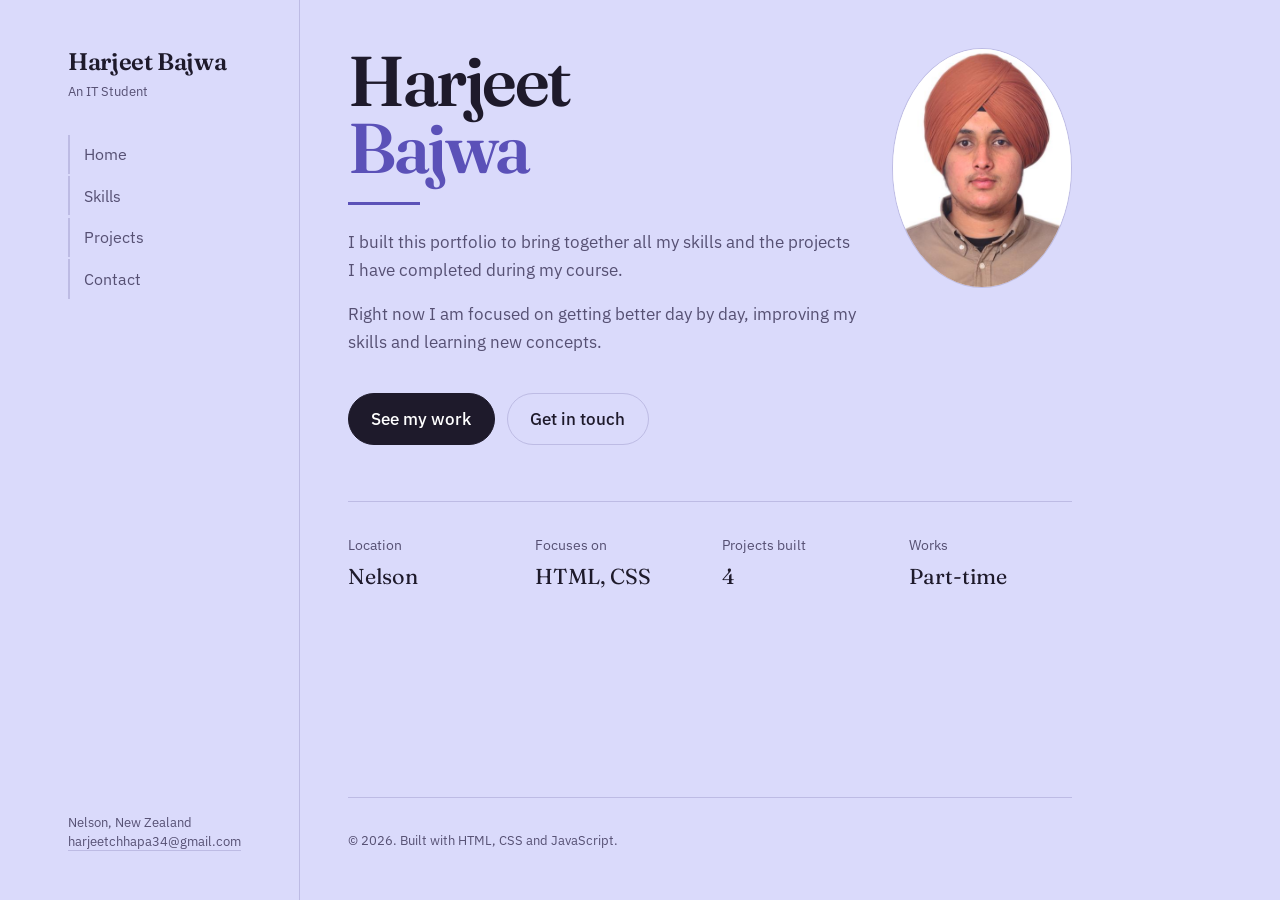
<file: Portfolio/index.html>
<!DOCTYPE html>
<html lang="en">
<head>
<meta charset="UTF-8">
<meta name="viewport" content="width=device-width, initial-scale=1">
<title>Home &mdash; Harjeet Bajwa</title>
<meta name="description" content="Portfolio of Harjeet Bajwa, an IT student in Nelson, New Zealand, covering database design, networking and front-end development.">
<meta name="author" content="Harjeet Bajwa">

<link rel="preconnect" href="https://fonts.googleapis.com">
<link rel="preconnect" href="https://fonts.gstatic.com" crossorigin>
<link href="https://fonts.googleapis.com/css2?family=Fraunces:opsz,wght@9..144,400;9..144,600&family=IBM+Plex+Sans:wght@400;500;600&display=swap" rel="stylesheet">

<link rel="stylesheet" href="style.css">
</head>
<body>

<div class="shell">

  <!-- ============ SIDEBAR (same on every page) ============ -->
  <aside class="rail">
    <p class="mark">Harjeet Bajwa<span>An IT Student</span></p>

    <nav class="nav" aria-label="Pages">
        <a href="home.html">Home</a>
        <a href="skills.html">Skills</a>
        <a href="projects.html">Projects</a>
        <a href="contact.html">Contact</a>
    </nav>

    <div class="rail-foot">
      <p>Nelson, New Zealand</p>
      <p><a href="mailto:harjeetchhapa34@gmail.com">harjeetchhapa34@gmail.com</a></p>
    </div>
  </aside>

  <!-- ============ PAGE CONTENT ============ -->
  <main>
    <div class="page-content">
    <div class="hero">
      <div class="hero-content">
        <h1 class="hero-name">Harjeet<em>Bajwa</em></h1>
        <div class="hero-rule"></div>
        <p class="hero-text">I built this portfolio to bring together all my skills and the projects I have completed during my course.</p>
        <p class="hero-text">Right now I am focused on getting better day by day, improving my skills and learning new concepts.</p>

        <div class="actions">
          <a class="btn" href="projects.html">See my work</a>
          <a class="btn ghost" href="contact.html">Get in touch</a>
        </div>
      </div>

      <img src="MY-IMG.jpeg" alt="Harjeet Bajwa" class="profile-photo">
    </div>

    <dl class="facts">
      <div class="fact"><dt>Location</dt><dd>Nelson</dd></div>
      <div class="fact"><dt>Focuses on</dt><dd>HTML, CSS</dd></div>
      <div class="fact"><dt>Projects built</dt><dd>4</dd></div>
      <div class="fact"><dt>Works</dt><dd>Part-time</dd></div>
    </dl>

    </div>

    <footer class="site-footer">
      <p>&copy; <span id="year">2026</span>. Built with HTML, CSS and JavaScript.</p>
    </footer>
  </main>

</div>


</body>
</html>
</file>
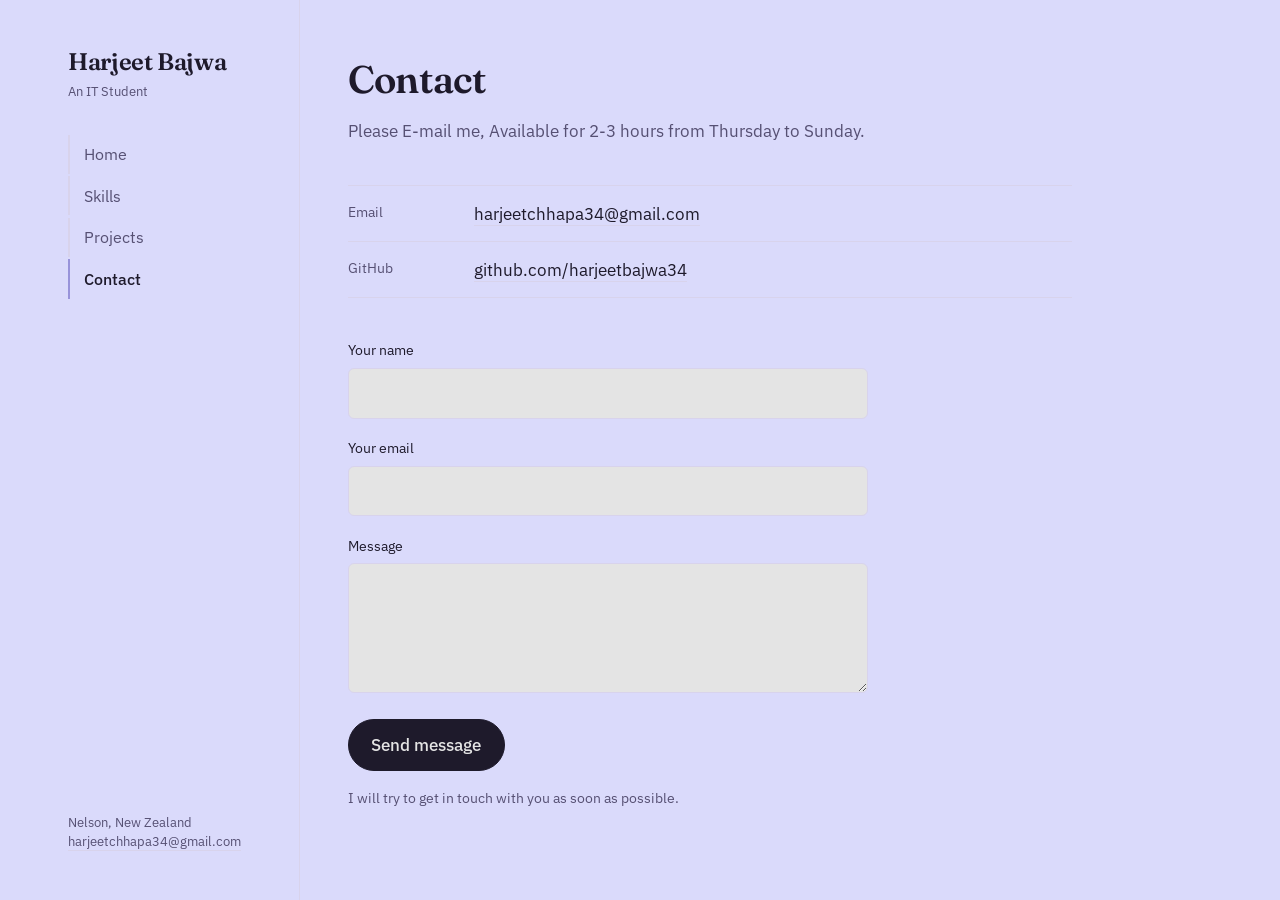
<file: folder 1/contact.html>
<!DOCTYPE html>
<html lang="en">
<head>
<meta charset="UTF-8">
<meta name="viewport" content="width=device-width, initial-scale=1">
<title>Contact — Harjeet Bajwa</title>
<link rel="preconnect" href="https://fonts.googleapis.com">
<link rel="preconnect" href="https://fonts.gstatic.com" crossorigin>
<link href="https://fonts.googleapis.com/css2?family=Fraunces:opsz,wght@9..144,400;9..144,600&family=IBM+Plex+Sans:wght@400;500;600&display=swap" rel="stylesheet">
<link rel="stylesheet" href="style.css">
</head>
<body>

<div class="shell">

  <aside class="rail">
    <p class="mark">Harjeet Bajwa<span>An IT Student</span></p>

    <nav class="nav" aria-label="Pages">
      <a href="index.html">Home</a>
      <a href="skills.html">Skills</a>
      <a href="projects.html">Projects</a>
      <a href="contact.html" class="is-current">Contact</a>
    </nav>

    <div class="rail-foot">
      <p>Nelson, New Zealand</p>
      <p><a href="mailto:harjeetchhapa34@gmail.com">harjeetchhapa34@gmail.com</a></p>
    </div>
  </aside>

  <main>
    <h2 class="page-title">Contact</h2>
    <p class="page-note">Please E-mail me, Available for 2-3 hours from Thursday to Sunday.</p>

    <dl class="contact-list">
      <div class="contact-row"><dt>Email</dt><dd><a href="mailto:harjeetchhapa34@gmail.com">harjeetchhapa34@gmail.com</a></dd></div>
      <div class="contact-row"><dt>GitHub</dt><dd><a href="#">github.com/harjeetbajwa34</a></dd></div>
    </dl>

    <form action="mailto:harjeet@example.com" method="post" enctype="text/plain">
      <label class="field"><span>Your name</span><input type="text" name="name" required></label>
      <label class="field"><span>Your email</span><input type="email" name="email" required></label>
      <label class="field"><span>Message</span><textarea name="message" required></textarea></label>
      <button class="btn" type="submit">Send message</button>
      <p class="form-note">I will try to get in touch with you as soon as possible.</p>
    </form>
  </main>
</div>

</body>
</html>
</file>
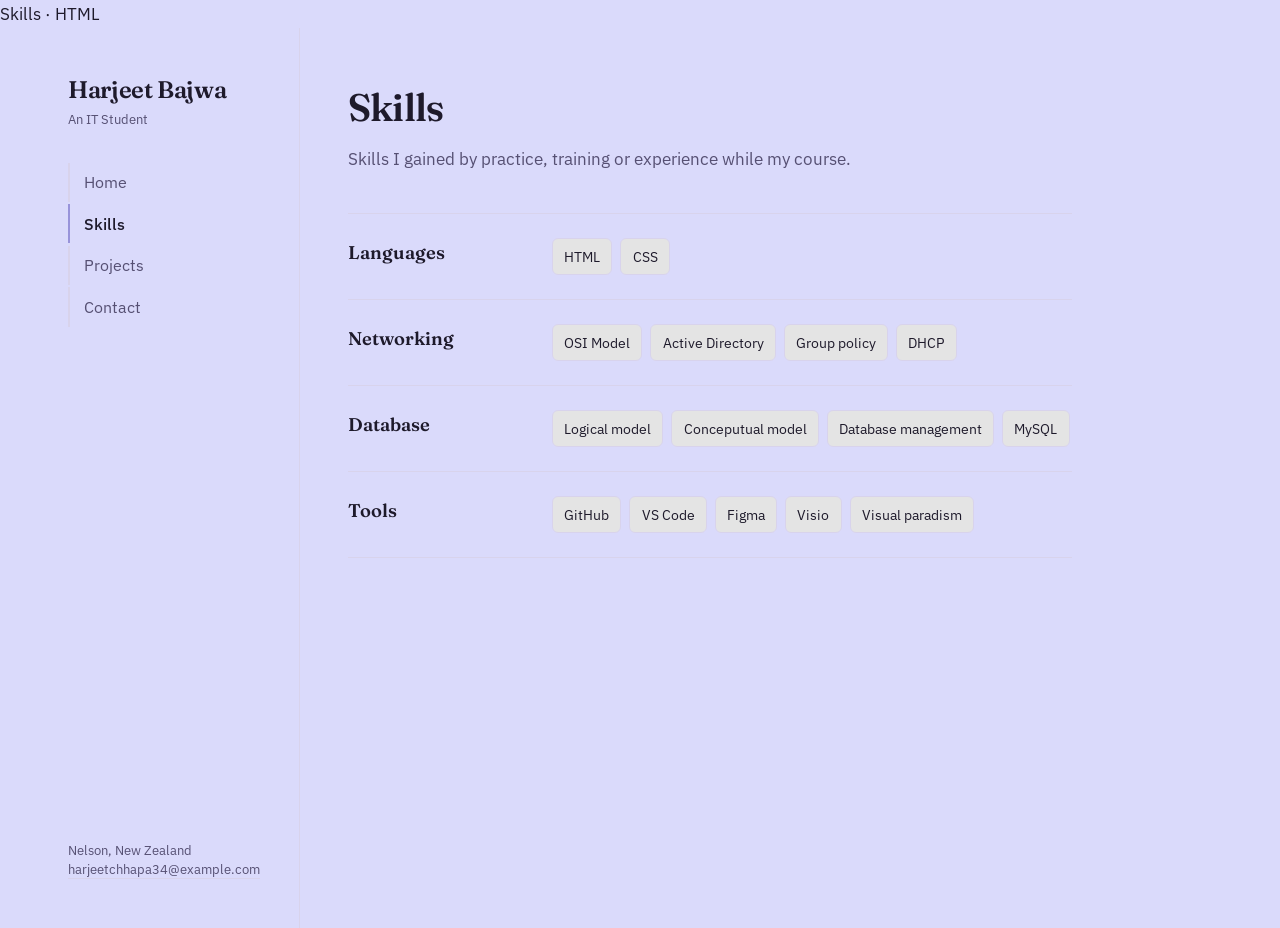
<file: folder 1/skills.html>
Skills · HTML
<!DOCTYPE html>
<html lang="en">
<head>
<meta charset="UTF-8">
<meta name="viewport" content="width=device-width, initial-scale=1">
<title>Skills — Harjeet Bajwa</title>
<link rel="preconnect" href="https://fonts.googleapis.com">
<link rel="preconnect" href="https://fonts.gstatic.com" crossorigin>
<link href="https://fonts.googleapis.com/css2?family=Fraunces:opsz,wght@9..144,400;9..144,600&family=IBM+Plex+Sans:wght@400;500;600&display=swap" rel="stylesheet">
<link rel="stylesheet" href="style.css">
</head>
<body>
 
<div class="shell">
 
  <aside class="rail">
    <p class="mark">Harjeet Bajwa<span>An IT Student</span></p>
 
    <nav class="nav" aria-label="Pages">
      <a href="index.html">Home</a>
      <a href="skills.html" class="is-current">Skills</a>
      <a href="projects.html">Projects</a>
      <a href="contact.html">Contact</a>
    </nav>
 
    <div class="rail-foot">
      <p>Nelson, New Zealand</p>
      <p><a href="mailto:harjeetchhapa34@gmail.com">harjeetchhapa34@example.com</a></p>
    </div>
  </aside>
 
  <main>
    <h2 class="page-title">Skills</h2>
    <p class="page-note">Skills I gained by practice, training or experience while my course.</p>
 
    <div class="skill-group">
      <div><h3>Languages</h3></div>
      <div class="chips">
        <span class="chip">HTML</span>
        <span class="chip">CSS</span>
      </div>
    </div>
 
    <div class="skill-group">
      <div><h3>Networking</h3></div>
      <div class="chips">
        <span class="chip">OSI Model</span>
        <span class="chip">Active Directory</span>
        <span class="chip">Group policy</span>
        <span class="chip">DHCP</span>
      </div>
    </div>
 
    <div class="skill-group">
      <div><h3>Database</h3><p></p></div>
      <div class="chips">
        <span class="chip">Logical model</span>
        <span class="chip">Conceputual model</span>
        <span class="chip">Database management</span>
        <span class="chip">MySQL</span>
      </div>
    </div>
 
    <div class="skill-group">
      <div><h3>Tools</h3><p></p></div>
      <div class="chips">
        <span class="chip">GitHub</span>
        <span class="chip">VS Code</span>
        <span class="chip">Figma</span>
        <span class="chip">Visio</span>
        <span class="chip">Visual paradism</span>
      </div>
    </div>
  </main>
</div>
 
</body>
</html>
</file>
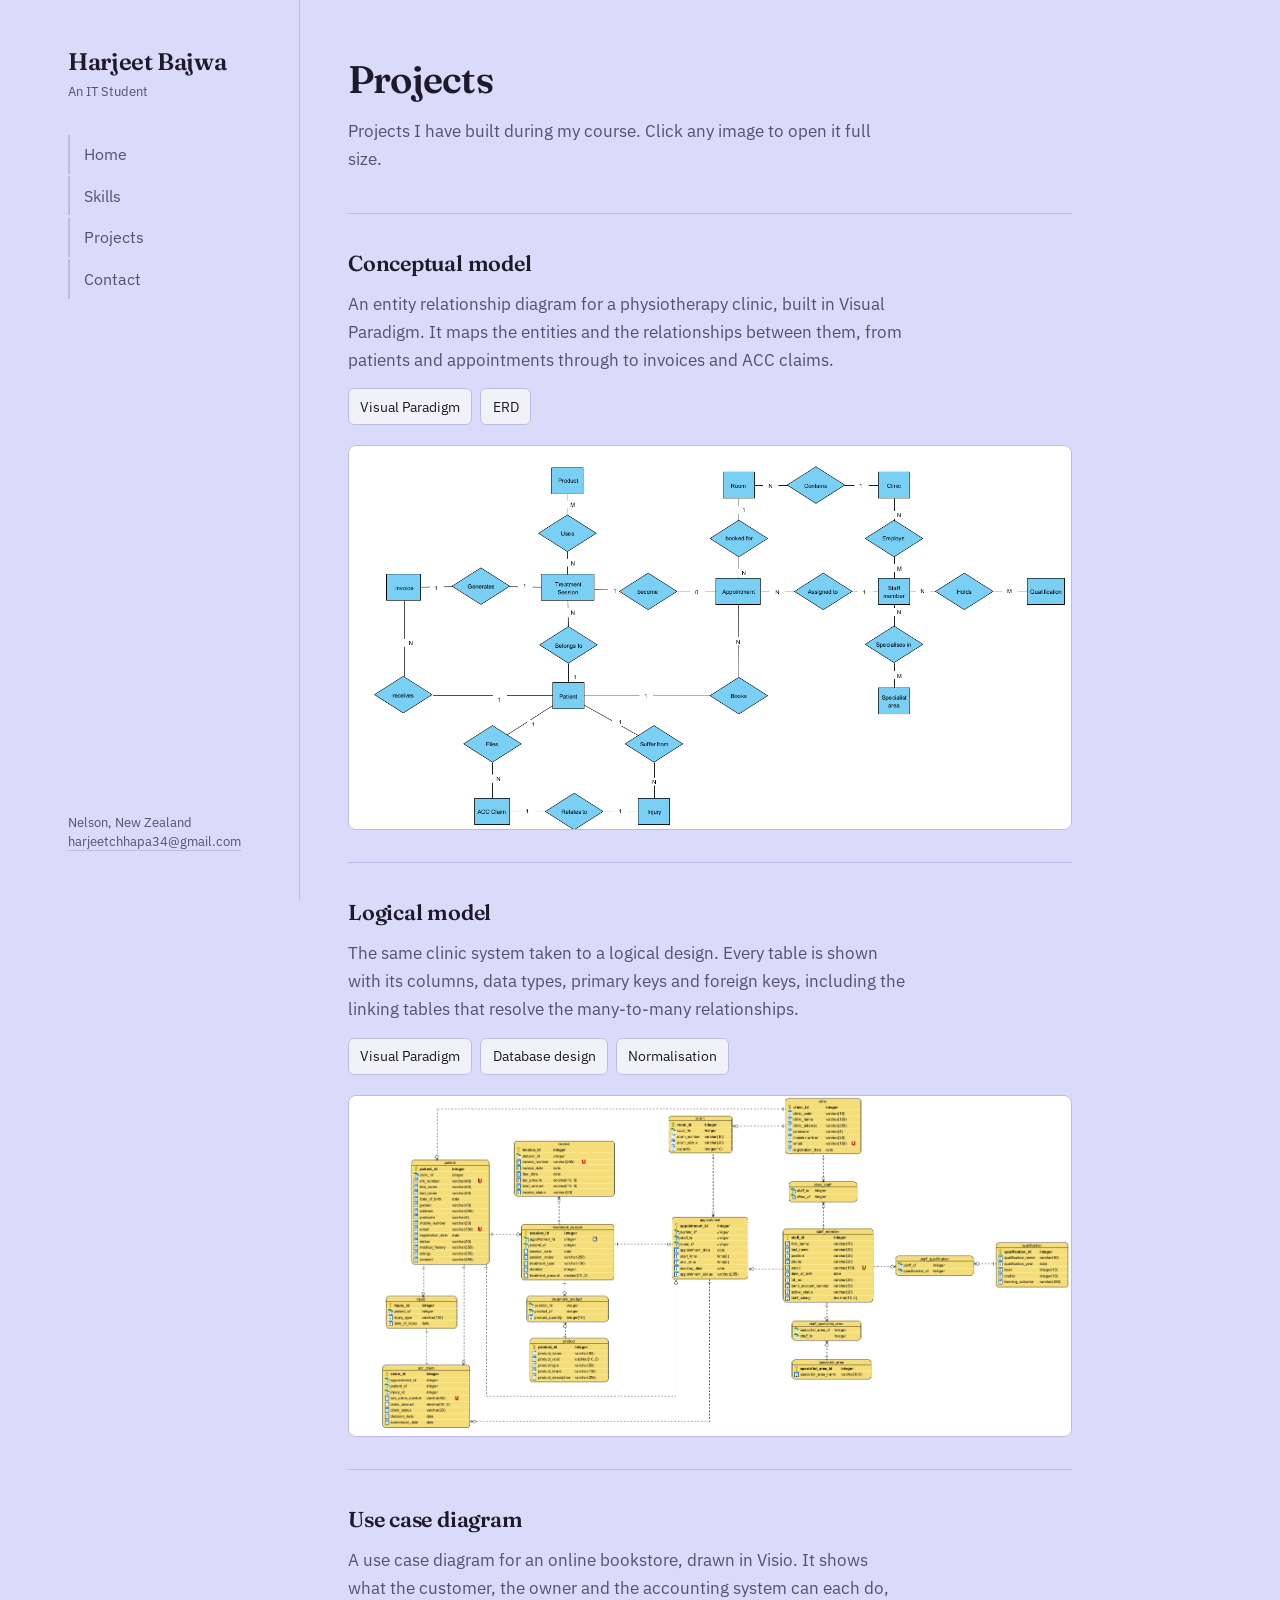
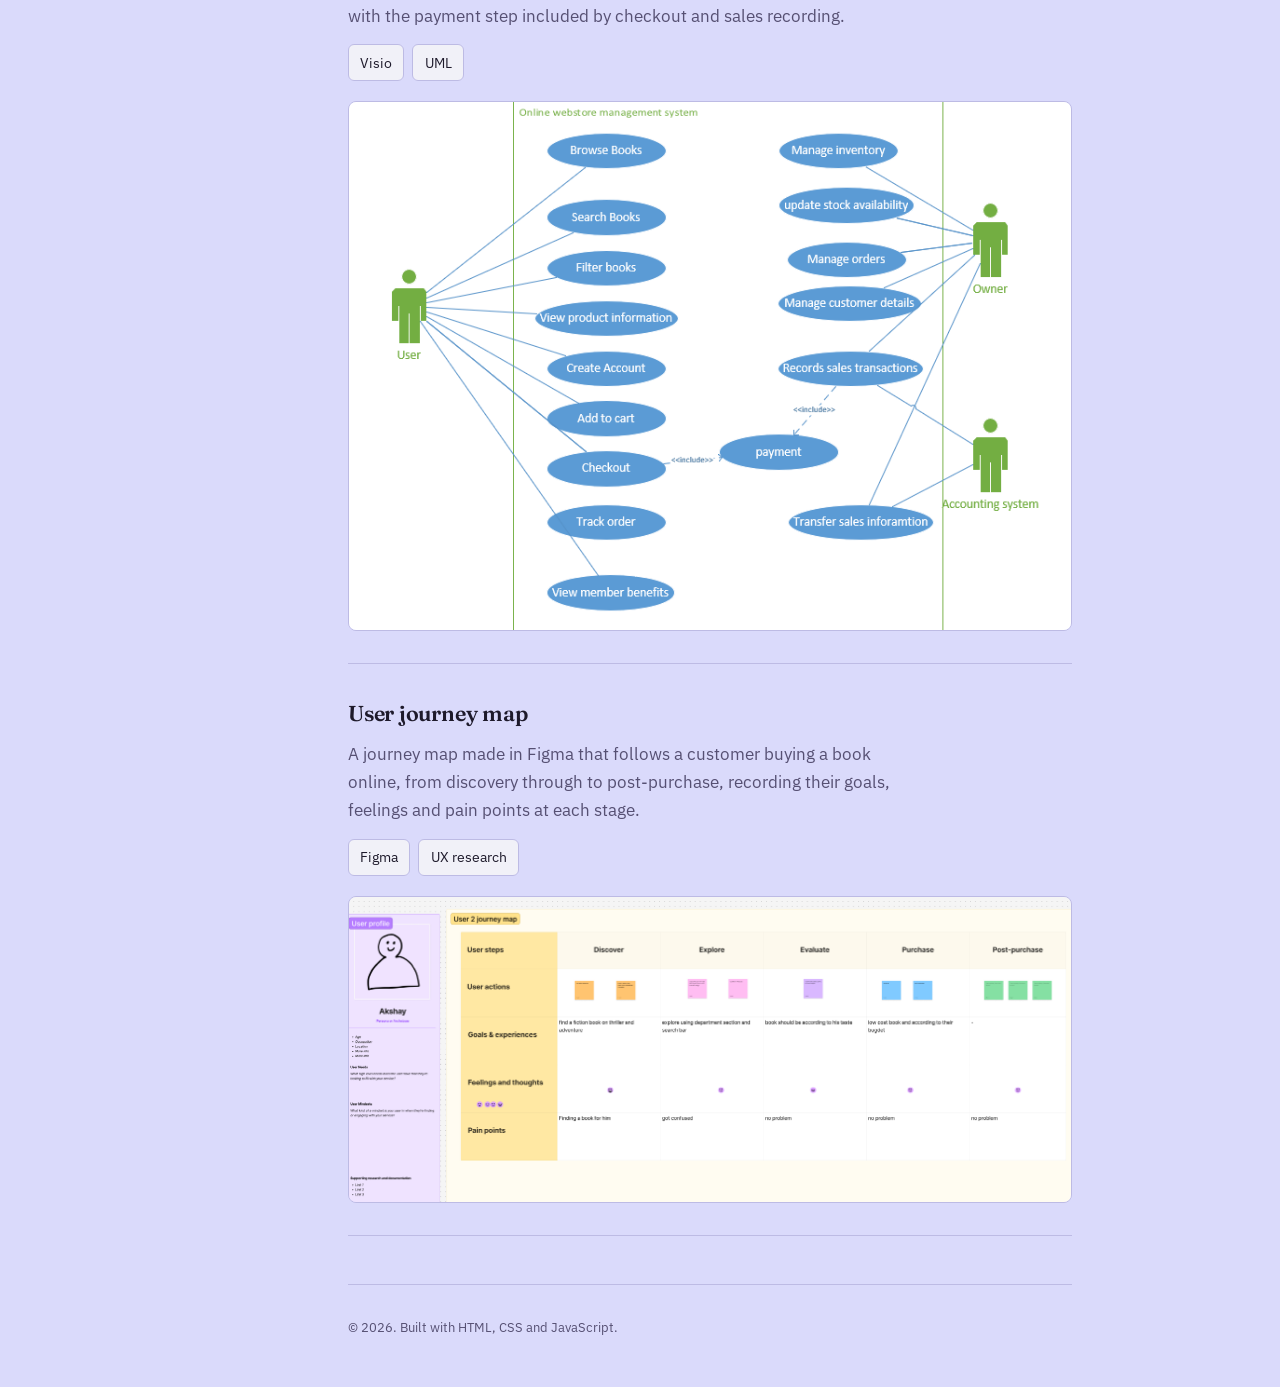
<file: Portfolio/projects.html>
<!DOCTYPE html>
<html lang="en">
<head>
<meta charset="UTF-8">
<meta name="viewport" content="width=device-width, initial-scale=1">
<title>Projects &mdash; Harjeet Bajwa</title>
<meta name="description" content="Coursework projects by Harjeet Bajwa: conceptual and logical data models, a UML use case diagram and a user journey map.">
<meta name="author" content="Harjeet Bajwa">

<link rel="preconnect" href="https://fonts.googleapis.com">
<link rel="preconnect" href="https://fonts.gstatic.com" crossorigin>
<link href="https://fonts.googleapis.com/css2?family=Fraunces:opsz,wght@9..144,400;9..144,600&family=IBM+Plex+Sans:wght@400;500;600&display=swap" rel="stylesheet">

<link rel="stylesheet" href="style.css">
</head>
<body>

<div class="shell">

  <!-- ============ SIDEBAR (same on every page) ============ -->
  <aside class="rail">
    <p class="mark">Harjeet Bajwa<span>An IT Student</span></p>

    <nav class="nav" aria-label="Pages">
        <a href="home.html">Home</a>
        <a href="skills.html">Skills</a>
        <a href="projects.html">Projects</a>
        <a href="contact.html">Contact</a>
    </nav>

    <div class="rail-foot">
      <p>Nelson, New Zealand</p>
      <p><a href="mailto:harjeetchhapa34@gmail.com">harjeetchhapa34@gmail.com</a></p>
    </div>
  </aside>

  <!-- ============ PAGE CONTENT ============ -->
  <main>
    <div class="page-content">
    <h1 class="page-title">Projects</h1>
    <p class="page-note">Projects I have built during my course. Click any image to open it full size.</p>

    <article class="project">
      <h3>Conceptual model</h3>
      <p>An entity relationship diagram for a physiotherapy clinic, built in Visual Paradigm. It maps the entities and the relationships between them, from patients and appointments through to invoices and ACC claims.</p>
      <div class="chips"><span class="chip">Visual Paradigm</span><span class="chip">ERD</span></div>
      <a class="project-link" href="CM.png" target="_blank" rel="noopener noreferrer">
        <img class="project-img" src="CM.png" alt="Conceptual entity relationship diagram for a physiotherapy clinic">
      </a>
    </article>

    <article class="project">
      <h3>Logical model</h3>
      <p>The same clinic system taken to a logical design. Every table is shown with its columns, data types, primary keys and foreign keys, including the linking tables that resolve the many-to-many relationships.</p>
      <div class="chips"><span class="chip">Visual Paradigm</span><span class="chip">Database design</span><span class="chip">Normalisation</span></div>
      <a class="project-link" href="LM.png" target="_blank" rel="noopener noreferrer">
        <img class="project-img" src="LM.png" alt="Logical data model showing tables, columns and keys">
      </a>
    </article>

    <article class="project">
      <h3>Use case diagram</h3>
      <p>A use case diagram for an online bookstore, drawn in Visio. It shows what the customer, the owner and the accounting system can each do, with the payment step included by checkout and sales recording.</p>
      <div class="chips"><span class="chip">Visio</span><span class="chip">UML</span></div>
      <a class="project-link" href="UC.png" target="_blank" rel="noopener noreferrer">
        <img class="project-img" src="UC.png" alt="Use case diagram for an online bookstore">
      </a>
    </article>

    <article class="project">
      <h3>User journey map</h3>
      <p>A journey map made in Figma that follows a customer buying a book online, from discovery through to post-purchase, recording their goals, feelings and pain points at each stage.</p>
      <div class="chips"><span class="chip">Figma</span><span class="chip">UX research</span></div>
      <a class="project-link" href="JM.png" target="_blank" rel="noopener noreferrer">
        <img class="project-img" src="JM.png" alt="User journey map for buying a book online">
      </a>
    </article>

    </div>

    <footer class="site-footer">
      <p>&copy; <span id="year">2026</span>. Built with HTML, CSS and JavaScript.</p>
    </footer>
  </main>

</div>


</body>
</html>
</file>
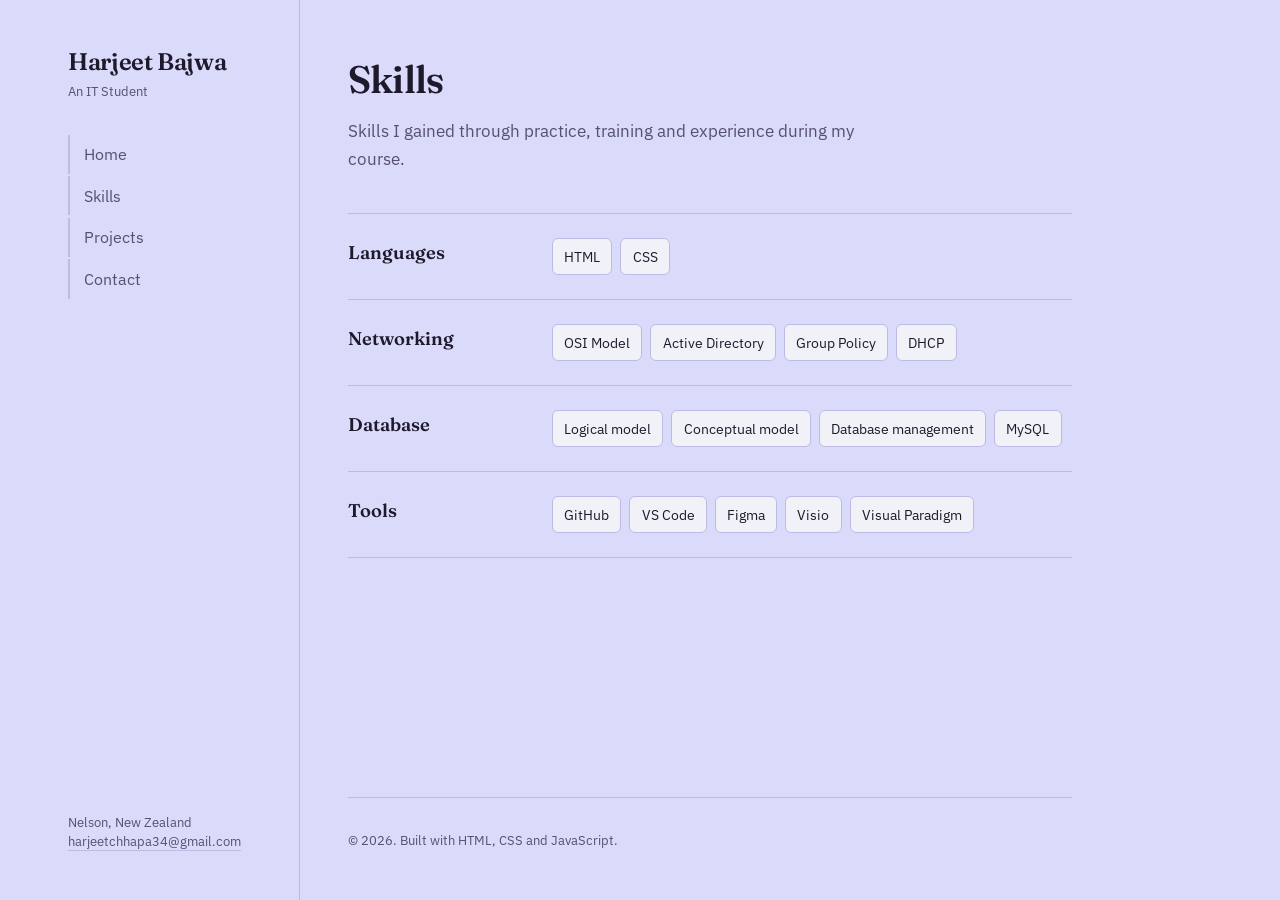
<file: Portfolio/skills.html>
<!DOCTYPE html>
<html lang="en">
<head>
<meta charset="UTF-8">
<meta name="viewport" content="width=device-width, initial-scale=1">
<title>Skills &mdash; Harjeet Bajwa</title>
<meta name="description" content="Technical skills held by Harjeet Bajwa, including HTML, CSS, networking, database modelling and design tools.">
<meta name="author" content="Harjeet Bajwa">

<link rel="preconnect" href="https://fonts.googleapis.com">
<link rel="preconnect" href="https://fonts.gstatic.com" crossorigin>
<link href="https://fonts.googleapis.com/css2?family=Fraunces:opsz,wght@9..144,400;9..144,600&family=IBM+Plex+Sans:wght@400;500;600&display=swap" rel="stylesheet">

<link rel="stylesheet" href="style.css">
</head>
<body>

<div class="shell">

  <!-- ============ SIDEBAR (same on every page) ============ -->
  <aside class="rail">
    <p class="mark">Harjeet Bajwa<span>An IT Student</span></p>

    <nav class="nav" aria-label="Pages">
        <a href="home.html">Home</a>
        <a href="skills.html">Skills</a>
        <a href="projects.html">Projects</a>
        <a href="contact.html">Contact</a>
    </nav>

    <div class="rail-foot">
      <p>Nelson, New Zealand</p>
      <p><a href="mailto:harjeetchhapa34@gmail.com">harjeetchhapa34@gmail.com</a></p>
    </div>
  </aside>

  <!-- ============ PAGE CONTENT ============ -->
  <main>
    <div class="page-content">
    <h1 class="page-title">Skills</h1>
    <p class="page-note">Skills I gained through practice, training and experience during my course.</p>

    <div class="skill-group">
      <div><h3>Languages</h3></div>
      <div class="chips">
        <span class="chip">HTML</span>
        <span class="chip">CSS</span>
      </div>
    </div>

    <div class="skill-group">
      <div><h3>Networking</h3></div>
      <div class="chips">
        <span class="chip">OSI Model</span>
        <span class="chip">Active Directory</span>
        <span class="chip">Group Policy</span>
        <span class="chip">DHCP</span>
      </div>
    </div>

    <div class="skill-group">
      <div><h3>Database</h3></div>
      <div class="chips">
        <span class="chip">Logical model</span>
        <span class="chip">Conceptual model</span>
        <span class="chip">Database management</span>
        <span class="chip">MySQL</span>
      </div>
    </div>

    <div class="skill-group">
      <div><h3>Tools</h3></div>
      <div class="chips">
        <span class="chip">GitHub</span>
        <span class="chip">VS Code</span>
        <span class="chip">Figma</span>
        <span class="chip">Visio</span>
        <span class="chip">Visual Paradigm</span>
      </div>
    </div>

    </div>

    <footer class="site-footer">
      <p>&copy; <span id="year">2026</span>. Built with HTML, CSS and JavaScript.</p>
    </footer>
  </main>

</div>


</body>
</html>
</file>
<file: Portfolio/style.css>
:root{
  --paper:#DADAFB;         /* page background */
  --surface:#F1F1F8;       /* chips and form fields */
  --ink:#1E1A2B;           /* main text */
  --ink-2:#565073;         /* secondary text */
  --line:#BDBBE4;          /* borders and rules */
  --accent:#9893DA;        /* decorative purple */
  --accent-strong:#5B51B8; /* darker purple for links and buttons */
  --white:#FFFFFF;
  --error:#B3261E;
  --success:#1B6B3A;       /* verified badge and success notes */
  --warn:#8A5A12;          /* not-verified badge and locked form note */

  --serif:"Fraunces",Georgia,serif;
  --sans:"IBM Plex Sans",system-ui,sans-serif;

  --gap:clamp(1.5rem,4vw,3rem);
  --radius:6px;
}


/* ---------- reset ---------- */
*{box-sizing:border-box;margin:0;padding:0}

body{
  background:var(--paper);
  color:var(--ink);
  font-family:var(--sans);
  font-size:17px;
  line-height:1.65;
  -webkit-font-smoothing:antialiased;
}

a{color:inherit}

img{max-width:100%;display:block}


:focus-visible{
  outline:2px solid var(--accent-strong);
  outline-offset:3px;
  border-radius:2px;
}


/* ---------- shell: sidebar + content ---------- */
.shell{
  display:grid;
  grid-template-columns:280px 1fr;
  min-height:100vh;
  max-width:1240px;
  margin:0 auto;
}


/* ---------- left sidebar ---------- */
.rail{
  position:sticky;
  top:0;
  align-self:start;
  height:100vh;
  padding:var(--gap);
  border-right:1px solid var(--line);
  display:flex;
  flex-direction:column;
  gap:2.25rem;
}

.mark{
  font-family:var(--serif);
  font-size:1.5rem;
  line-height:1.15;
  font-weight:600;
  letter-spacing:-.015em;
}

.mark span{
  display:block;
  margin-top:.5rem;
  font-family:var(--sans);
  font-size:.82rem;
  font-weight:400;
  letter-spacing:0;
  color:var(--ink-2);
}

/* navigation: one link per page, no jump links */
.nav{display:flex;flex-direction:column;gap:.15rem}

.nav a{
  font-size:1rem;
  text-decoration:none;
  color:var(--ink-2);
  padding:.4rem 0 .4rem .9rem;
  border-left:2px solid var(--line);
  transition:color .18s ease,border-color .18s ease;
}

.nav a:hover{color:var(--ink);border-color:var(--ink-2)}


.nav a.is-current{
  color:var(--ink);
  font-weight:500;
  border-color:var(--accent-strong);
}

.rail-foot{
  margin-top:auto;
  font-size:.82rem;
  line-height:1.5;
  color:var(--ink-2);
  word-break:break-word;
}

.rail-foot a{text-decoration:none;border-bottom:1px solid var(--line)}
.rail-foot a:hover{color:var(--accent-strong);border-color:var(--accent-strong)}


/* ---------- main content ---------- */
main{
  padding:var(--gap);
  max-width:820px;
  display:flex;
  flex-direction:column;
  min-height:100vh;
  animation:enter .35s ease both;
}


.page-content{flex:1;padding-bottom:3rem}

@keyframes enter{
  from{opacity:0;transform:translateY(8px)}
  to{opacity:1;transform:none}
}

.page-title{
  font-family:var(--serif);
  font-weight:600;
  font-size:clamp(1.8rem,4vw,2.4rem);
  letter-spacing:-.02em;
  margin-bottom:.35rem;
}

.page-note{color:var(--ink-2);margin-bottom:2.5rem;max-width:56ch}

.site-footer{
  margin-top:auto;
  padding-top:2rem;
  border-top:1px solid var(--line);
  font-size:.82rem;
  color:var(--ink-2);
}


/* ---------- home page ---------- */
.hero{
  display:flex;
  align-items:flex-start;
  gap:2rem;
}

.hero-content{flex:1;min-width:0}

.hero-name{
  font-family:var(--serif);
  font-weight:600;
  font-size:clamp(2.6rem,7vw,4.4rem);
  line-height:.95;
  letter-spacing:-.035em;
  margin:0 0 1.25rem;
}


.hero-name em{
  display:block;
  font-style:normal;
  color:var(--accent-strong);
}

.hero-rule{
  width:72px;
  height:3px;
  background:var(--accent-strong);
  margin-bottom:1.5rem;
}

.hero-text{max-width:54ch;color:var(--ink-2);font-size:1.06rem}
.hero-text + .hero-text{margin-top:1rem}


.profile-photo{
  flex:none;
  width:180px;
  height:240px;
  object-fit:cover;
  object-position:center top;
  border-radius:50%;
  border:1px solid var(--line);
  background:var(--surface);
}

.actions{display:flex;flex-wrap:wrap;gap:.75rem;margin-top:2.25rem}

.btn{
  font:inherit;
  font-weight:500;
  cursor:pointer;
  text-decoration:none;
  display:inline-block;
  padding:.7rem 1.4rem;
  border-radius:999px;
  border:1px solid var(--ink);
  background:var(--ink);
  color:var(--white);
  transition:background .18s ease,border-color .18s ease;
}

.btn:hover{background:var(--accent-strong);border-color:var(--accent-strong)}

.btn.ghost{background:none;color:var(--ink);border-color:var(--line)}
.btn.ghost:hover{background:none;color:var(--ink);border-color:var(--ink)}

.facts{
  display:grid;
  grid-template-columns:repeat(auto-fit,minmax(150px,1fr));
  gap:1.5rem;
  margin-top:3.5rem;
  padding-top:2rem;
  border-top:1px solid var(--line);
}

.fact dt{font-size:.85rem;color:var(--ink-2)}
.fact dd{font-family:var(--serif);font-size:1.35rem;margin-top:.15rem}


/* ---------- skills page ---------- */
.skill-group{
  display:grid;
  grid-template-columns:180px 1fr;
  gap:1.5rem;
  padding:1.5rem 0;
  border-top:1px solid var(--line);
}

.skill-group:last-of-type{border-bottom:1px solid var(--line)}

.skill-group h3{
  font-family:var(--serif);
  font-size:1.15rem;
  font-weight:600;
}

.chips{display:flex;flex-wrap:wrap;gap:.5rem;align-content:start}

.chip{
  background:var(--surface);
  border:1px solid var(--line);
  border-radius:var(--radius);
  padding:.35rem .7rem;
  font-size:.9rem;
}


/* ---------- projects page ---------- */
.project{
  padding:2rem 0;
  border-top:1px solid var(--line);
}

.project:last-of-type{border-bottom:1px solid var(--line)}

.project h3{
  font-family:var(--serif);
  font-size:1.35rem;
  font-weight:600;
  letter-spacing:-.01em;
}

.project p{color:var(--ink-2);margin:.5rem 0 .9rem;max-width:56ch}

.project-link{display:block;margin-top:1.25rem}


.project-img{
  width:100%;
  border:1px solid var(--line);
  border-radius:8px;
  background:var(--white);
  transition:border-color .18s ease;
}

.project-img:hover{border-color:var(--accent-strong)}


/* ---------- lightbox ---------- */
.lightbox{
  position:fixed;
  inset:0;
  z-index:50;
  display:none;
  align-items:center;
  justify-content:center;
  padding:2rem;
  background:rgba(30,26,43,.85);
}

.lightbox.is-open{display:flex}

.lightbox img{
  max-width:100%;
  max-height:85vh;
  border-radius:8px;
  background:var(--white);
}

.lightbox-close{
  position:absolute;
  top:1rem;
  right:1rem;
  font:inherit;
  font-size:1.5rem;
  line-height:1;
  cursor:pointer;
  padding:.4rem .8rem;
  border:none;
  border-radius:var(--radius);
  background:var(--white);
  color:var(--ink);
}


/* ---------- contact page ---------- */
.contact-list{margin-bottom:2.5rem}

.contact-row{
  display:grid;
  grid-template-columns:110px 1fr;
  gap:1rem;
  padding:.85rem 0;
  border-top:1px solid var(--line);
}

.contact-row:last-child{border-bottom:1px solid var(--line)}
.contact-row dt{font-size:.9rem;color:var(--ink-2)}
.contact-row dd{word-break:break-word}
.contact-row a{text-decoration:none;border-bottom:1px solid var(--line)}
.contact-row a:hover{color:var(--accent-strong);border-color:var(--accent-strong)}

.field{display:block;margin-bottom:1.1rem;max-width:520px}
.field span{display:block;font-size:.9rem;margin-bottom:.35rem}

.field input,
.field textarea{
  font:inherit;
  width:100%;
  padding:.65rem .8rem;
  background:var(--surface);
  border:1px solid var(--line);
  border-radius:var(--radius);
  color:var(--ink);
  transition:border-color .18s ease;
}

.field input:focus,
.field textarea:focus{border-color:var(--accent-strong);outline:none}

.field textarea{min-height:130px;resize:vertical}

/* script.js adds this class when a field is left empty or wrong */
.field input.is-invalid,
.field textarea.is-invalid{border-color:var(--error)}

.error{
  display:block;
  min-height:1.2em;
  margin-top:.25rem;
  font-size:.82rem;
  color:var(--error);
}

.form-note{font-size:.85rem;color:var(--ink-2);margin-top:1rem;max-width:48ch}
.form-note.is-success{color:#1B6B3A;font-weight:500}


/* ---------- index.html redirect page ---------- */
.redirect{
  max-width:600px;
  margin:0 auto;
  padding:6rem var(--gap);
  text-align:center;
}

.redirect h1{font-family:var(--serif);font-size:2rem;margin-bottom:.5rem}
.redirect p{margin-bottom:1.5rem;color:var(--ink-2)}


/* ---------- responsive: phones and small tablets ---------- */
@media (max-width:820px){
  .shell{grid-template-columns:1fr}

  .rail{
    position:static;
    height:auto;
    border-right:none;
    border-bottom:1px solid var(--line);
    gap:1.25rem;
  }

  .nav{flex-direction:row;flex-wrap:wrap;gap:1.25rem}

  .nav a{
    border-left:none;
    border-bottom:2px solid transparent;
    padding:0 0 .25rem;
  }

  .nav a.is-current{border-color:var(--accent-strong)}

  .rail-foot{display:none}

  main{max-width:none;min-height:auto}

 
  .hero{flex-direction:column-reverse;align-items:flex-start;gap:1.5rem}
  .profile-photo{width:140px;height:180px}

  .skill-group,
  .contact-row{grid-template-columns:1fr;gap:.75rem}
}


/* ---------- contact page: account, verification and messages ---------- */

/* the hidden attribute must win over the display rules below */
[hidden]{display:none !important}

.visually-hidden{
  position:absolute;
  width:1px;
  height:1px;
  overflow:hidden;
  clip:rect(0 0 0 0);
  white-space:nowrap;
}

/* each part of the page (account, send, messages) */
.block{
  margin-top:3rem;
  padding-top:2rem;
  border-top:1px solid var(--line);
}

.block-title{
  font-family:var(--serif);
  font-size:1.5rem;
  font-weight:600;
  letter-spacing:-.01em;
  margin-bottom:1.25rem;
}

/* login / create account tabs */
.tabs{
  display:flex;
  gap:1.5rem;
  max-width:520px;
  margin-bottom:1.5rem;
  border-bottom:1px solid var(--line);
}

.tab{
  font:inherit;
  font-size:1rem;
  font-weight:500;
  cursor:pointer;
  margin-bottom:-1px;
  padding:.4rem 0;
  border:none;
  border-bottom:2px solid transparent;
  background:none;
  color:var(--ink-2);
  transition:color .18s ease,border-color .18s ease;
}

.tab:hover{color:var(--ink)}
.tab[aria-selected="true"]{color:var(--ink);border-color:var(--accent-strong)}

.auth-form{max-width:520px}

.form-actions{
  display:flex;
  flex-wrap:wrap;
  align-items:center;
  gap:.75rem 1.25rem;
  margin-top:.25rem;
}

#verify-actions{margin-top:0}


.captcha{min-height:78px;margin:.25rem 0 1rem}

.hint{display:block;margin-top:.3rem;font-size:.82rem;color:var(--ink-2)}

.char-count{display:block;margin-top:.3rem;font-size:.78rem;color:var(--ink-2);text-align:right}

.link-btn{
  font:inherit;
  font-size:.9rem;
  cursor:pointer;
  padding:0;
  border:none;
  border-bottom:1px solid var(--line);
  background:none;
  color:var(--ink);
  transition:color .18s ease,border-color .18s ease;
}

.link-btn:hover{color:var(--accent-strong);border-color:var(--accent-strong)}
.link-btn.is-danger{color:var(--error)}
.link-btn.is-danger:hover{border-color:var(--error)}

.btn-small{padding:.45rem 1rem;font-size:.88rem}
.btn:disabled{opacity:.6;cursor:not-allowed}
.btn:disabled:hover{background:var(--ink);border-color:var(--ink)}

/* app.js sets data-state on the notes */
.form-note:empty{display:none}
.form-note[data-state="success"]{color:var(--success);font-weight:500}
.form-note[data-state="error"]{color:var(--error);font-weight:500}

/* signed-in panel */
.account-panel{
  max-width:520px;
  padding:1.25rem 1.5rem;
  background:var(--surface);
  border:1px solid var(--line);
  border-radius:8px;
}

.account-line{margin-bottom:.35rem}

.account-email{
  display:flex;
  flex-wrap:wrap;
  align-items:center;
  gap:.6rem;
  margin-bottom:1rem;
  font-size:.92rem;
  color:var(--ink-2);
  word-break:break-word;
}

.badge{
  display:inline-block;
  padding:.1rem .6rem;
  border:1px solid currentColor;
  border-radius:999px;
  font-size:.75rem;
  font-weight:500;
}

.badge[data-state="ok"]{color:var(--success)}
.badge[data-state="warn"]{color:var(--warn)}


#contact-form fieldset{border:none;min-width:0}
#contact-form fieldset:disabled{opacity:.55}

.form-lock{
  max-width:520px;
  margin-bottom:1.25rem;
  padding:.75rem 1rem;
  font-size:.92rem;
  background:var(--surface);
  border-left:3px solid var(--warn);
  border-radius:0 var(--radius) var(--radius) 0;
}

.field input[readonly]{background:transparent;color:var(--ink-2);cursor:default}

/* message list */
.message-list{list-style:none}

.messages-empty{color:var(--ink-2);font-style:italic}

.message-card{
  padding:1.25rem 1.4rem;
  margin-bottom:1rem;
  background:var(--surface);
  border:1px solid var(--line);
  border-left:3px solid var(--line);
  border-radius:8px;
  transition:border-color .18s ease;
}


.message-card.is-own{border-left-color:var(--accent-strong)}

.message-head{display:flex;align-items:baseline;flex-wrap:wrap;gap:.6rem}

.message-name{
  font-family:var(--serif);
  font-size:1.15rem;
  font-weight:600;
  letter-spacing:-.01em;
}

.message-tag{
  padding:.05rem .5rem;
  border-radius:999px;
  background:var(--accent-strong);
  color:var(--white);
  font-size:.68rem;
  font-weight:600;
  letter-spacing:.06em;
  text-transform:uppercase;
}

.message-meta{
  margin:.15rem 0 .75rem;
  font-size:.82rem;
  color:var(--ink-2);
  word-break:break-word;
}


.message-text{max-width:60ch;white-space:pre-wrap;word-break:break-word}

.message-actions{display:flex;align-items:center;gap:1.25rem;margin-top:.9rem}

.message-editor{max-width:60ch}

.message-edit{
  font:inherit;
  width:100%;
  min-height:120px;
  padding:.65rem .8rem;
  background:var(--white);
  border:1px solid var(--line);
  border-radius:var(--radius);
  color:var(--ink);
  resize:vertical;
  transition:border-color .18s ease;
}

.message-edit:focus{border-color:var(--accent-strong);outline:none}

@media (max-width:820px){
  .block{margin-top:2rem}
  .message-card{padding:1rem 1.1rem}
}


@media (prefers-reduced-motion:reduce){
  main{animation:none}
  *{transition-duration:.01ms !important}
}
</file>
<file: folder 1/style.css>
/* ---------- tokens ---------- */
:root{
  --paper:#DADAFB;
  --surface:#e4e4e4;
  --ink:#1E1A2B;
  --ink-2:#565073;
  --line:#D8D3EC;
  --accent:#9893DA;
  --accent-soft:#DCEDE4;
  --serif:"Fraunces",Georgia,serif;
  --sans:"IBM Plex Sans",system-ui,sans-serif;
  --gap:clamp(1.5rem,4vw,3rem);
}

*{box-sizing:border-box;margin:0;padding:0}

html{scroll-behavior:smooth}

body{
  background:var(--paper);
  color:var(--ink);
  font-family:var(--sans);
  font-size:17px;
  line-height:1.65;
  -webkit-font-smoothing:antialiased;
}

a{color:inherit}

:focus-visible{
  outline:2px solid var(--accent);
  outline-offset:3px;
  border-radius:2px;
}

/* ---------- shell ---------- */
.shell{
  display:grid;
  grid-template-columns:280px 1fr;
  min-height:100vh;
  max-width:1240px;
  margin:0 auto;
}

/* ---------- left rail ---------- */
.rail{
  position:sticky;
  top:0;
  align-self:start;
  height:100vh;
  padding:var(--gap);
  border-right:1px solid var(--line);
  display:flex;
  flex-direction:column;
  gap:2.25rem;
}

.mark{
  font-family:var(--serif);
  font-size:1.5rem;
  line-height:1.15;
  font-weight:600;
  letter-spacing:-.015em;
}

.mark span{display:block;font-size:.82rem;font-family:var(--sans);font-weight:400;color:var(--ink-2);letter-spacing:0;margin-top:.5rem}

.nav{display:flex;flex-direction:column;gap:.15rem}

.nav a{
  font-size:1rem;
  text-decoration:none;
  color:var(--ink-2);
  padding:.4rem 0 .4rem .9rem;
  border-left:2px solid var(--line);
  transition:color .18s ease,border-color .18s ease;
}

.nav a:hover{color:var(--ink);border-color:var(--ink-2)}

.nav a.is-current{
  color:var(--ink);
  font-weight:500;
  border-color:var(--accent);
}

.rail-foot{
  margin-top:auto;
  font-size:.82rem;
  color:var(--ink-2);
  line-height:1.5;
}

.rail-foot a{text-decoration:none;border-bottom:1px solid var(--line)}
.rail-foot a:hover{border-color:var(--accent);color:var(--accent)}

/* ---------- pages ---------- */
main{padding:var(--gap);max-width:820px}

main{animation:enter .35s ease both}

@keyframes enter{
  from{opacity:0;transform:translateY(8px)}
  to{opacity:1;transform:none}
}

.page-title{
  font-family:var(--serif);
  font-weight:600;
  font-size:clamp(1.8rem,4vw,2.4rem);
  letter-spacing:-.02em;
  margin-bottom:.35rem;
}

.page-note{color:var(--ink-2);margin-bottom:2.5rem;max-width:56ch}

/* ---------- home ---------- */
.hero-name{
  font-family:var(--serif);
  font-weight:600;
  font-size:clamp(3rem,9vw,5.2rem);
  line-height:.95;
  letter-spacing:-.035em;
  margin:2rem 0 1.25rem;
}

.hero-name em{
  display:block;
  font-style:normal;
  color:var(--accent);
}

.hero-rule{width:72px;height:3px;background:var(--accent);margin-bottom:1.5rem}

.hero-text{max-width:54ch;color:var(--ink-2);font-size:1.06rem}
.hero-text + .hero-text{margin-top:1rem}

.actions{display:flex;flex-wrap:wrap;gap:.75rem;margin-top:2.25rem}

.btn{
  font:inherit;
  font-weight:500;
  cursor:pointer;
  text-decoration:none;
  padding:.7rem 1.4rem;
  border-radius:999px;
  border:1px solid var(--ink);
  background:var(--ink);
  color:var(--surface);
  transition:background .18s ease,color .18s ease;
}

.btn:hover{background:var(--accent);border-color:var(--accent)}

.btn.ghost{background:none;color:var(--ink);border-color:var(--line)}
.btn.ghost:hover{border-color:var(--ink);background:none;color:var(--ink)}

.facts{
  display:grid;
  grid-template-columns:repeat(auto-fit,minmax(150px,1fr));
  gap:1.5rem;
  margin-top:3.5rem;
  padding-top:2rem;
  border-top:0px solid var(--line);
}

.fact dt{font-size:.85rem;color:var(--ink-2)}
.fact dd{font-family:var(--serif);font-size:1.35rem;margin-top:.15rem}

/* ---------- skills ---------- */
.skill-group{
  display:grid;
  grid-template-columns:180px 1fr;
  gap:1.5rem;
  padding:1.5rem 0;
  border-top:1px solid var(--line);
}

.skill-group:last-of-type{border-bottom:1px solid var(--line)}

.skill-group h3{
  font-family:var(--serif);
  font-size:1.15rem;
  font-weight:600;
}

.skill-group p{font-size:.9rem;color:var(--ink-2);margin-top:.2rem}

.chips{display:flex;flex-wrap:wrap;gap:.5rem;align-content:start}

.chip{
  background:var(--surface);
  border:1px solid var(--line);
  border-radius:6px;
  padding:.35rem .7rem;
  font-size:.9rem;
}

.chip.strong{background:var(--accent-soft);border-color:transparent;color:#12503c}

/* ---------- projects ---------- */
.project{
  display:grid;
  grid-template-columns:1fr;
  gap: 10px;;
  padding:1.75rem 0;
  border-top:1px solid var(--line);
}

.project:last-of-type{border-bottom:1px solid var(--line)}

.project-year{font-size:.85rem;color:var(--ink-2);padding-top:.35rem}

.project h3{font-family:var(--serif);font-size:1.35rem;font-weight:600;letter-spacing:-.01em}
.project p{color:var(--ink-2);margin:.5rem 0 .9rem;max-width:52ch}

.project-links{display:flex;gap:1.25rem;margin-top:.9rem;font-size:.92rem}
.project-links a{text-decoration:none;color:var(--accent);border-bottom:1px solid var(--accent-soft);padding-bottom:1px}
.project-links a:hover{border-color:var(--accent)}
.project-img{
  display:block;
  width:100%;
  margin-top:1rem;
  border:1px solid var(--line);
  border-radius:8px;
  background:#fff;
  transition:border-color .18s ease;
}

.project-img:hover{border-color:var(--accent)}

/* ---------- contact ---------- */
.contact-list{margin-bottom:2.5rem}

.contact-row{
  display:grid;
  grid-template-columns:110px 1fr;
  gap:1rem;
  padding:.85rem 0;
  border-top:1px solid var(--line);
}

.contact-row:last-child{border-bottom:1px solid var(--line)}
.contact-row dt{color:var(--ink-2);font-size:.9rem}
.contact-row a{text-decoration:none;border-bottom:1px solid var(--line)}
.contact-row a:hover{color:var(--accent);border-color:var(--accent)}

.field{display:block;margin-bottom:1.1rem;max-width:520px}
.field span{display:block;font-size:.9rem;margin-bottom:.35rem}

.field input,.field textarea{
  font:inherit;
  width:100%;
  padding:.65rem .8rem;
  background:var(--surface);
  border:1px solid var(--line);
  border-radius:6px;
  color:var(--ink);
}

.field input:focus,.field textarea:focus{border-color:var(--accent);outline:none}
.field textarea{min-height:130px;resize:vertical}

.form-note{font-size:.85rem;color:var(--ink-2);margin-top:1rem;max-width:48ch}

/* ---------- responsive ---------- */
@media (max-width:820px){
  .shell{grid-template-columns:1fr}
  .rail{
    position:static;
    height:auto;
    border-right:none;
    border-bottom:1px solid var(--line);
    gap:1.25rem;
  }
  .nav{flex-direction:row;flex-wrap:wrap;gap:1.25rem}
  .nav a{border-left:none;border-bottom:2px solid transparent;padding:0 0 .25rem}
  .nav a.is-current{border-color:var(--accent)}
  .rail-foot{display:none}
  main{max-width:none}
  .skill-group,.project,.contact-row{grid-template-columns:1fr;gap:.75rem}
  .project-year{padding-top:0}
}

@media (prefers-reduced-motion:reduce){
  html{scroll-behavior:auto}
  main{animation:none}
  *{transition-duration:.01ms !important}
}
/* ---------- home hero with photo ---------- */
.hero {
  display: flex;
  justify-content: space-between;
  align-items: flex-start; 
  gap: 2rem;
}

.hero-content {
  flex: 1;
}

.hero-name {
  margin-top: 0;
}

.profile-photo {
  width: 180px;
  height: 240px;
  border-radius: 50%;
  object-fit: cover;
  flex-shrink: 0;
}
</file>
